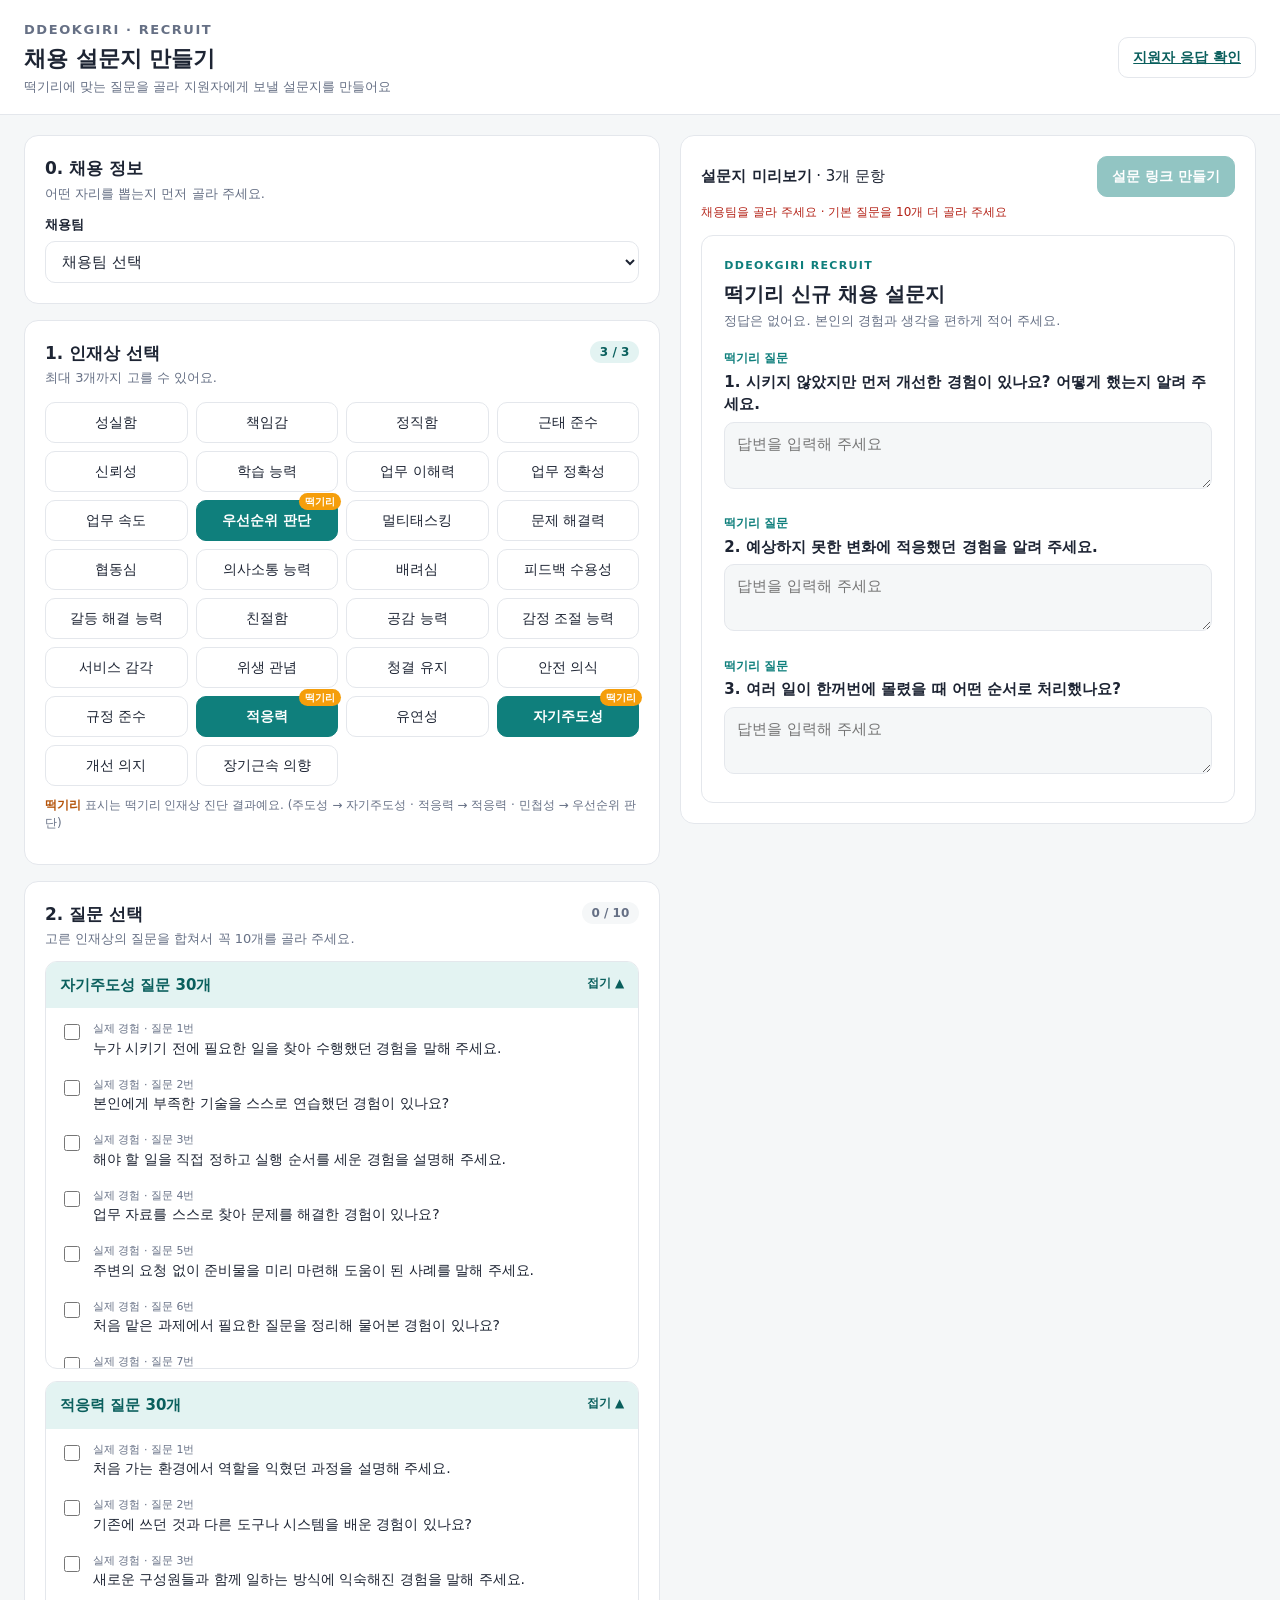
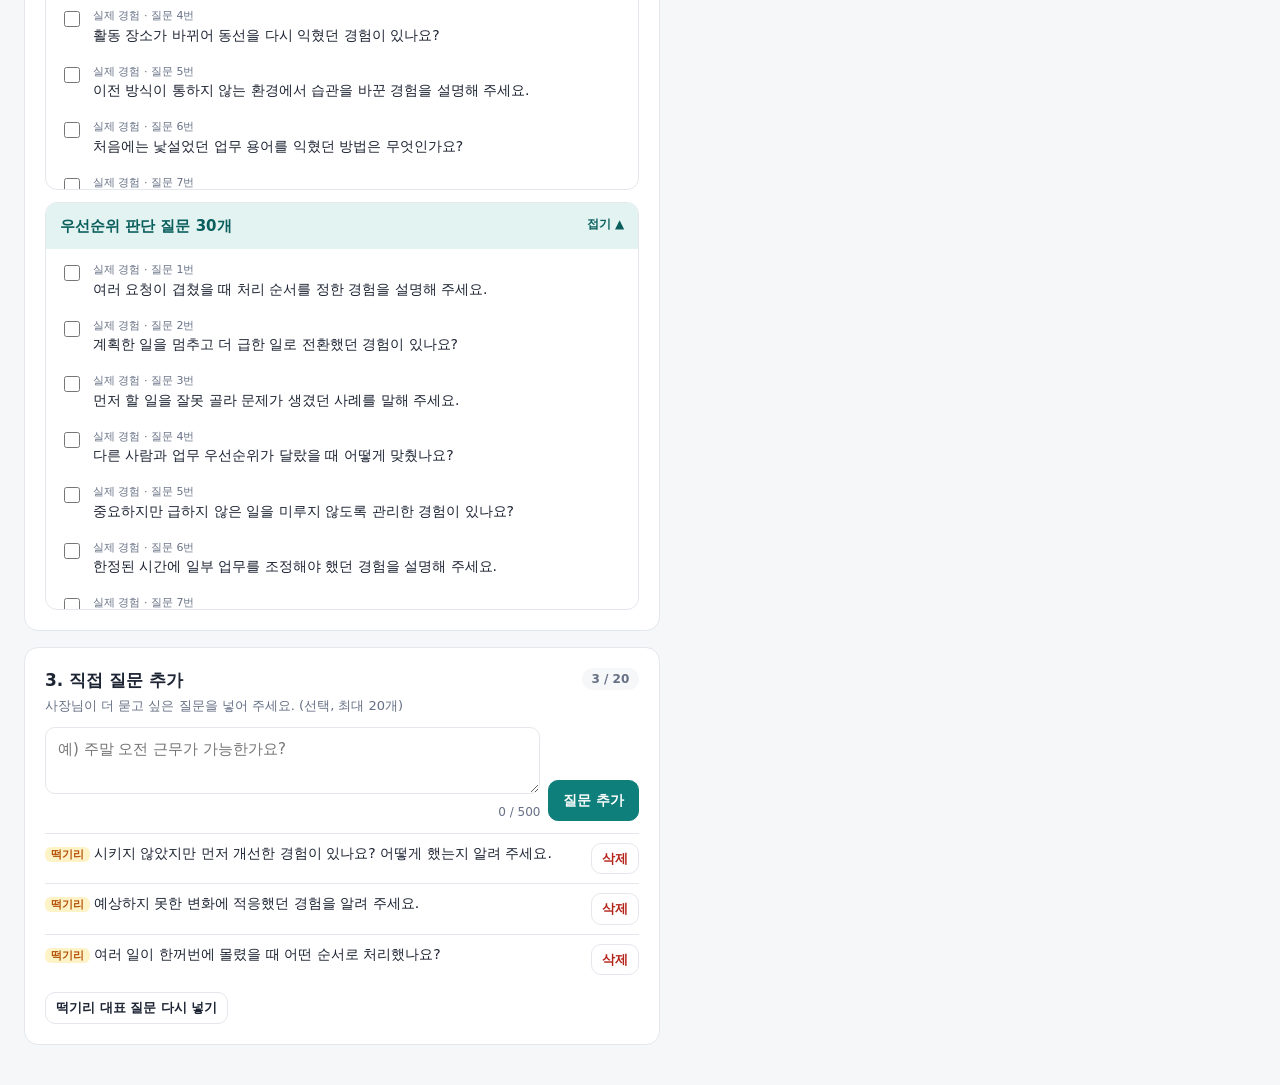
<file: index.html>
<!doctype html>
<html lang="ko">
<head>
  <meta charset="utf-8">
  <meta name="viewport" content="width=device-width, initial-scale=1">
  <meta name="robots" content="noindex">
  <title>떡기리 채용 설문지 만들기</title>
  <link rel="stylesheet" href="css/style.css">
</head>
<body>
  <header class="top">
    <div>
      <p class="eyebrow">DDEOKGIRI · RECRUIT</p>
      <h1>채용 설문지 만들기</h1>
      <p>떡기리에 맞는 질문을 골라 지원자에게 보낼 설문지를 만들어요</p>
    </div>
    <a class="btn" href="admin.html">지원자 응답 확인</a>
  </header>

  <main class="layout">
    <div class="stack">
      <section class="card">
        <div class="sec-head"><div><h2>0. 채용 정보</h2><p>어떤 자리를 뽑는지 먼저 골라 주세요.</p></div></div>
        <label class="field" for="team" style="margin-top:12px">채용팀</label>
        <select id="team"><option value="">채용팀 선택</option></select>
      </section>

      <section class="card">
        <div class="sec-head">
          <div><h2>1. 인재상 선택</h2><p>최대 3개까지 고를 수 있어요.</p></div>
          <span class="count" id="traitCount">0 / 3</span>
        </div>
        <div class="chips" id="chips"></div>
        <p class="legend"><b>떡기리</b> 표시는 떡기리 인재상 진단 결과예요. (주도성 → 자기주도성 · 적응력 → 적응력 · 민첩성 → 우선순위 판단)</p>
      </section>

      <section class="card" id="qSection">
        <div class="sec-head">
          <div><h2>2. 질문 선택</h2><p>고른 인재상의 질문을 합쳐서 꼭 10개를 골라 주세요.</p></div>
          <span class="count" id="baseCount">0 / 10</span>
        </div>
        <div id="groups"></div>
      </section>

      <section class="card">
        <div class="sec-head">
          <div><h2>3. 직접 질문 추가</h2><p>사장님이 더 묻고 싶은 질문을 넣어 주세요. (선택, 최대 20개)</p></div>
          <span class="count" id="customCount">0 / 20</span>
        </div>
        <div class="custom-add">
          <div style="flex:1">
            <textarea id="customInput" maxlength="500" placeholder="예) 주말 오전 근무가 가능한가요?"></textarea>
            <div class="charcount" id="customLen">0 / 500</div>
          </div>
          <button class="btn primary" id="customAdd" type="button">질문 추가</button>
        </div>
        <ul class="custom-list" id="customList"></ul>
        <button class="btn small" id="customReset" type="button" style="margin-top:8px">떡기리 대표 질문 다시 넣기</button>
      </section>
    </div>

    <aside class="card preview">
      <div class="preview-bar">
        <div><b>설문지 미리보기</b> · <span id="pvCount">0개 문항</span></div>
        <button class="btn primary" id="makeLink" type="button" disabled>설문 링크 만들기</button>
      </div>
      <p class="hint" id="linkHint"></p>
      <div class="linkbox" id="linkBox">
        <b style="font-size:13px">지원자에게 보낼 링크</b>
        <input type="text" id="linkOut" readonly>
        <div class="row">
          <button class="btn primary small" id="copyLink" type="button">링크 복사</button>
          <a class="btn small" id="openLink" target="_blank" rel="noopener">설문지 열어 보기</a>
        </div>
      </div>
      <div class="paper" id="paper"></div>
    </aside>
  </main>

  <script src="js/questions.js"></script>
  <script src="js/common.js"></script>
  <script src="js/builder.js"></script>
</body>
</html>
</file>
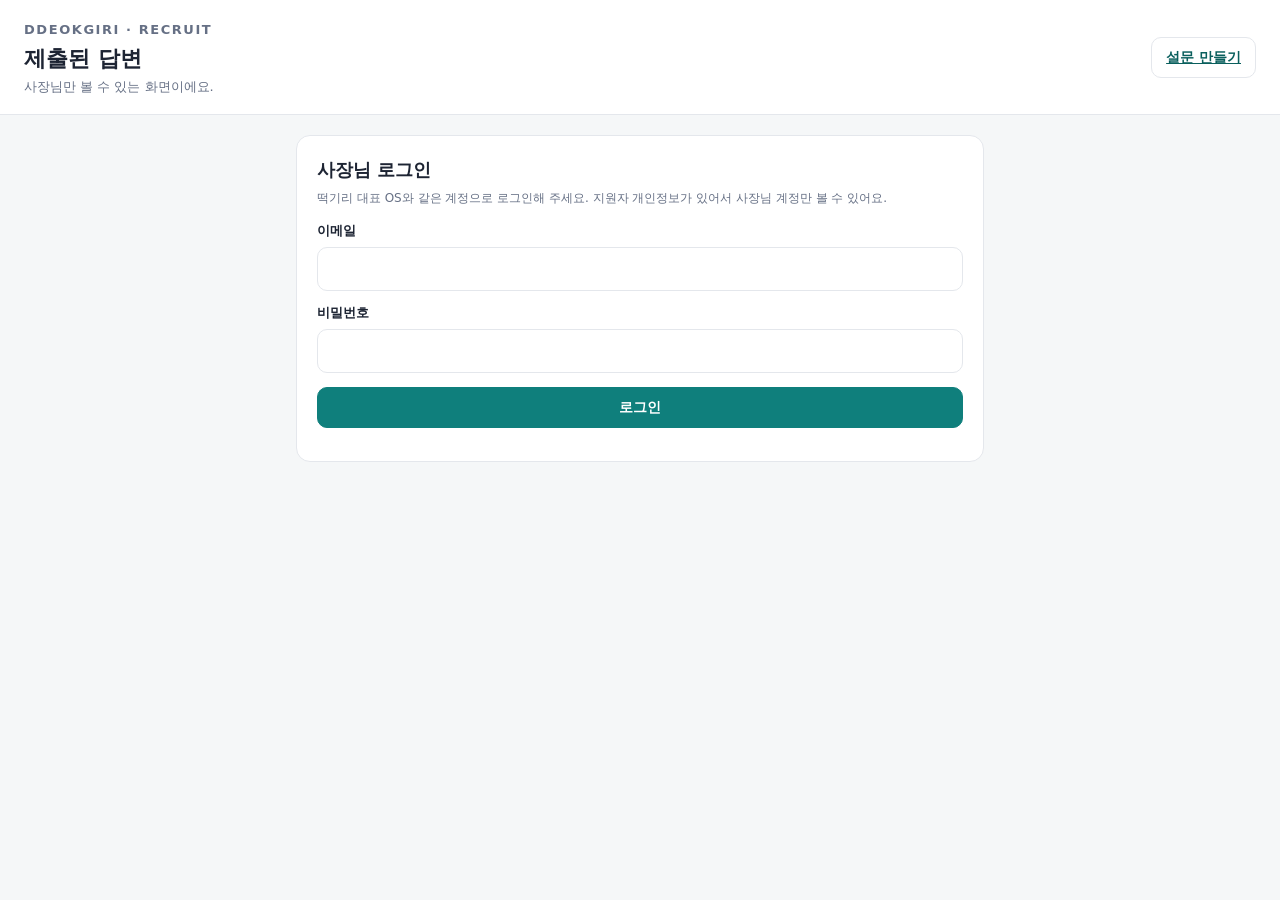
<file: admin.html>
<!doctype html>
<html lang="ko">
<head>
  <meta charset="utf-8">
  <meta name="viewport" content="width=device-width, initial-scale=1">
  <meta name="robots" content="noindex">
  <title>지원자 응답 확인 · 떡기리</title>
  <link rel="stylesheet" href="css/style.css">
</head>
<body>
  <header class="top">
    <div>
      <p class="eyebrow">DDEOKGIRI · RECRUIT</p>
      <h1>제출된 답변</h1>
      <p>사장님만 볼 수 있는 화면이에요.</p>
    </div>
    <div style="display:flex;gap:8px">
      <a class="btn" href="index.html">설문 만들기</a>
      <button class="btn" id="logout" type="button" hidden>로그아웃</button>
    </div>
  </header>
  <main class="narrow" id="app"></main>
  <script src="js/config.js"></script>
  <script src="js/common.js"></script>
  <script src="js/admin.js"></script>
</body>
</html>
</file>
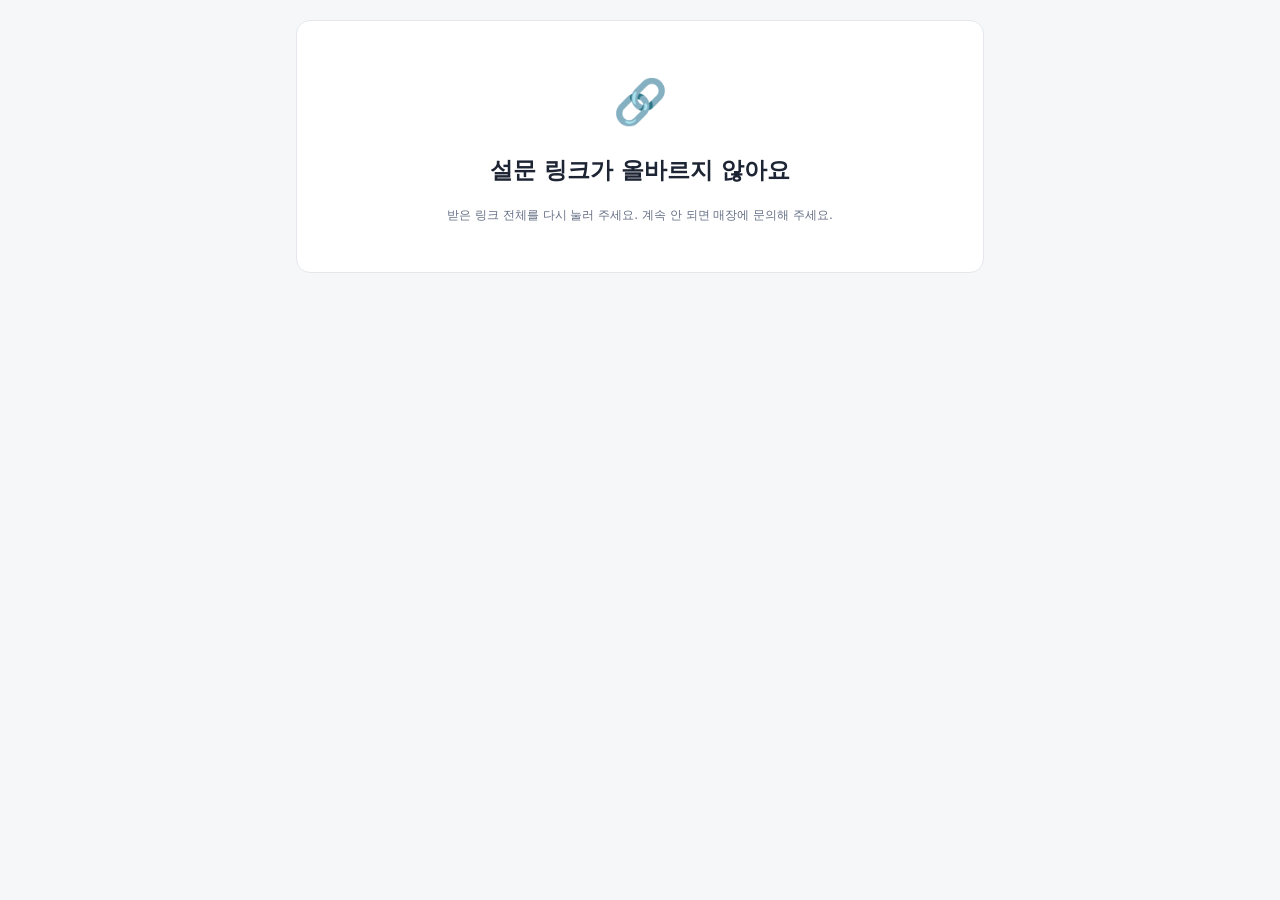
<file: apply.html>
<!doctype html>
<html lang="ko">
<head>
  <meta charset="utf-8">
  <meta name="viewport" content="width=device-width, initial-scale=1">
  <meta name="robots" content="noindex">
  <meta name="referrer" content="no-referrer">
  <title>떡기리 신규 채용 설문지</title>
  <link rel="stylesheet" href="css/style.css">
</head>
<body>
  <main class="narrow" id="app">
    <div class="card empty">설문지를 불러오는 중이에요…</div>
  </main>
  <script src="js/config.js"></script>
  <script src="js/questions.js"></script>
  <script src="js/common.js"></script>
  <script src="js/apply.js"></script>
</body>
</html>
</file>
<file: css/style.css>
:root {
  --brand: #0f7f7c;
  --brand-d: #0a5f5d;
  --brand-l: #e3f3f2;
  --ink: #1d2433;
  --sub: #667085;
  --line: #e4e7ec;
  --bg: #f5f7f8;
  --card: #fff;
  --warn: #b42318;
  --ok: #067647;
  --r: 14px;
}
* { box-sizing: border-box; }
html, body { margin: 0; }
body {
  font-family: 'Pretendard', 'Apple SD Gothic Neo', 'Malgun Gothic', system-ui, sans-serif;
  color: var(--ink); background: var(--bg); line-height: 1.5; font-size: 15px;
}
button, input, select, textarea { font: inherit; color: inherit; }
button { cursor: pointer; }
a { color: var(--brand-d); }

.top {
  display: flex; align-items: center; justify-content: space-between; gap: 12px;
  padding: 18px 24px; background: var(--card); border-bottom: 1px solid var(--line);
}
.eyebrow { font-size: 11px; font-weight: 700; letter-spacing: .12em; color: var(--brand); margin: 0; }
.top h1 { margin: 2px 0 0; font-size: 22px; }
.top p { margin: 2px 0 0; color: var(--sub); font-size: 13px; }

.btn {
  border: 1px solid var(--line); background: var(--card); border-radius: 10px;
  padding: 9px 14px; font-weight: 600; font-size: 14px; white-space: nowrap;
}
.btn:hover { border-color: var(--brand); }
.btn.primary { background: var(--brand); border-color: var(--brand); color: #fff; }
.btn.primary:hover { background: var(--brand-d); }
.btn:disabled { opacity: .45; cursor: not-allowed; }
.btn.small { padding: 5px 10px; font-size: 13px; }
.btn.danger { color: var(--warn); }

.layout {
  display: grid; grid-template-columns: minmax(0, 1.05fr) minmax(0, .95fr);
  gap: 20px; padding: 20px 24px 40px; max-width: 1280px; margin: 0 auto; align-items: start;
}
.card { background: var(--card); border: 1px solid var(--line); border-radius: var(--r); padding: 20px; }
.stack > * + * { margin-top: 16px; }
.sec-head { display: flex; justify-content: space-between; align-items: flex-start; gap: 8px; }
.sec-head h2 { margin: 0; font-size: 17px; }
.sec-head p { margin: 2px 0 0; color: var(--sub); font-size: 13px; }
.count { background: var(--bg); border-radius: 99px; padding: 2px 10px; font-size: 12px; font-weight: 700; color: var(--sub); }
.count.full { background: var(--brand-l); color: var(--brand-d); }

label.field { display: block; font-size: 13px; font-weight: 600; margin-bottom: 6px; }
select, input[type=text], input[type=tel], input[type=date], input[type=email], input[type=password], textarea {
  width: 100%; border: 1px solid var(--line); border-radius: 10px; padding: 10px 12px; background: #fff;
}
select:focus, input:focus, textarea:focus { outline: 2px solid var(--brand-l); border-color: var(--brand); }
textarea { resize: vertical; min-height: 88px; white-space: pre-wrap; }

.chips { display: grid; grid-template-columns: repeat(auto-fill, minmax(118px, 1fr)); gap: 8px; margin-top: 14px; }
.chip {
  position: relative; border: 1px solid var(--line); background: #fff; border-radius: 10px;
  padding: 9px 6px; font-size: 14px; text-align: center;
}
.chip.on { background: var(--brand); color: #fff; border-color: var(--brand); font-weight: 700; }
.chip .ddk {
  position: absolute; top: -8px; right: -4px; background: #f59e0b; color: #fff;
  font-size: 10px; font-weight: 800; border-radius: 99px; padding: 1px 6px;
}
.legend { margin-top: 10px; font-size: 12px; color: var(--sub); }
.legend b { color: #b45309; }

.qgroup { border: 1px solid var(--line); border-radius: 12px; margin-top: 12px; overflow: hidden; }
.qgroup > summary {
  list-style: none; cursor: pointer; padding: 12px 14px; background: var(--brand-l);
  display: flex; justify-content: space-between; font-weight: 700; color: var(--brand-d);
}
.qgroup > summary::-webkit-details-marker { display: none; }
.qgroup > summary::after { content: '접기 ▲'; font-size: 12px; font-weight: 600; }
.qgroup:not([open]) > summary::after { content: '펼치기 ▼'; }
.qlist { max-height: 360px; overflow-y: auto; padding: 4px 6px; }
.qitem { display: flex; gap: 10px; padding: 9px 8px; border-radius: 8px; font-size: 14px; cursor: pointer; }
.qitem:hover { background: var(--bg); }
.qitem input { margin-top: 3px; accent-color: var(--brand); width: 16px; height: 16px; flex: none; }
.qitem .kind { display: block; font-size: 11px; color: var(--sub); }
.qitem.dis { opacity: .45; cursor: not-allowed; }
.empty { color: var(--sub); text-align: center; padding: 22px 10px; font-size: 14px; }

.custom-add { display: flex; gap: 8px; align-items: flex-end; margin-top: 12px; }
.custom-add textarea { min-height: 52px; }
.custom-list { list-style: none; margin: 12px 0 0; padding: 0; }
.custom-list li { display: flex; gap: 8px; align-items: flex-start; padding: 9px 0; border-top: 1px solid var(--line); font-size: 14px; }
.custom-list li span { flex: 1; white-space: pre-wrap; }
.tag { font-size: 11px; font-weight: 700; color: #b45309; background: #fef3c7; border-radius: 6px; padding: 1px 6px; margin-right: 4px; }

.preview { position: sticky; top: 16px; }
.preview-bar { display: flex; justify-content: space-between; align-items: center; gap: 10px; }
.preview-bar b { font-size: 15px; }
.hint { font-size: 12px; color: var(--sub); margin: 6px 0 0; }
.hint.warn { color: var(--warn); }
.paper { margin-top: 14px; border: 1px solid var(--line); border-radius: 12px; padding: 22px; max-height: calc(100vh - 230px); overflow-y: auto; background: #fff; }
.paper h3 { margin: 4px 0 2px; font-size: 20px; }
.paper .meta { color: var(--sub); font-size: 13px; margin: 0 0 14px; }
.pq { margin-top: 16px; }
.pq .lbl { font-size: 12px; font-weight: 700; color: var(--brand); }
.pq p { margin: 2px 0 6px; font-weight: 600; white-space: pre-wrap; }
.pq textarea { min-height: 60px; background: var(--bg); }

.linkbox { margin-top: 12px; padding: 12px; background: var(--brand-l); border-radius: 10px; display: none; }
.linkbox.show { display: block; }
.linkbox input { font-size: 12px; background: #fff; }
.linkbox .row { display: flex; gap: 8px; margin-top: 8px; }

/* 지원자 화면 */
.narrow { max-width: 720px; margin: 0 auto; padding: 20px 16px 60px; }
.req::after { content: ' *'; color: var(--warn); }
.err { color: var(--warn); font-size: 13px; margin: 4px 0 0; min-height: 0; }
.err:empty { display: none; }
.notice { background: var(--bg); border-radius: 10px; padding: 12px 14px; font-size: 13px; color: var(--sub); }
.charcount { text-align: right; font-size: 12px; color: var(--sub); margin-top: 2px; }
.done { text-align: center; padding: 48px 20px; }
.done .big { font-size: 44px; }
.grid2 { display: grid; grid-template-columns: 1fr 1fr; gap: 12px; }

/* 관리자 */
.app-row { border: 1px solid var(--line); border-radius: 12px; margin-top: 10px; background: #fff; }
.app-row > summary { list-style: none; cursor: pointer; padding: 14px 16px; display: flex; gap: 10px; align-items: center; }
.app-row > summary::-webkit-details-marker { display: none; }
.app-row .who { font-weight: 700; flex: 1; }
.app-row .when { color: var(--sub); font-size: 13px; }
.badge { font-size: 12px; font-weight: 700; border-radius: 99px; padding: 2px 10px; }
.badge.new { background: #fee4e2; color: var(--warn); }
.badge.seen { background: #dcfae6; color: var(--ok); }
.app-body { padding: 0 16px 16px; border-top: 1px solid var(--line); }
.app-body dl { display: grid; grid-template-columns: 90px 1fr; gap: 4px 10px; margin: 14px 0; font-size: 14px; }
.app-body dt { color: var(--sub); }
.app-body dd { margin: 0; }
.qa { margin-top: 14px; }
.qa .q { font-weight: 700; font-size: 14px; white-space: pre-wrap; }
.qa .a { margin-top: 4px; padding: 10px 12px; background: var(--bg); border-radius: 8px; white-space: pre-wrap; font-size: 14px; }
.status { font-size: 13px; color: var(--sub); margin-top: 10px; }
.status.warn { color: var(--warn); }

#toast {
  position: fixed; left: 50%; bottom: 24px; transform: translate(-50%, 20px); opacity: 0;
  background: #1d2433; color: #fff; padding: 10px 16px; border-radius: 10px; font-size: 14px;
  transition: .2s; pointer-events: none; z-index: 10;
}
#toast.show { opacity: 1; transform: translate(-50%, 0); }

@media (max-width: 860px) {
  .layout { grid-template-columns: 1fr; padding: 14px; }
  .preview { position: static; }
  .paper { max-height: none; }
  .top { padding: 14px; flex-wrap: wrap; }
  .grid2 { grid-template-columns: 1fr; }
}
</file>
